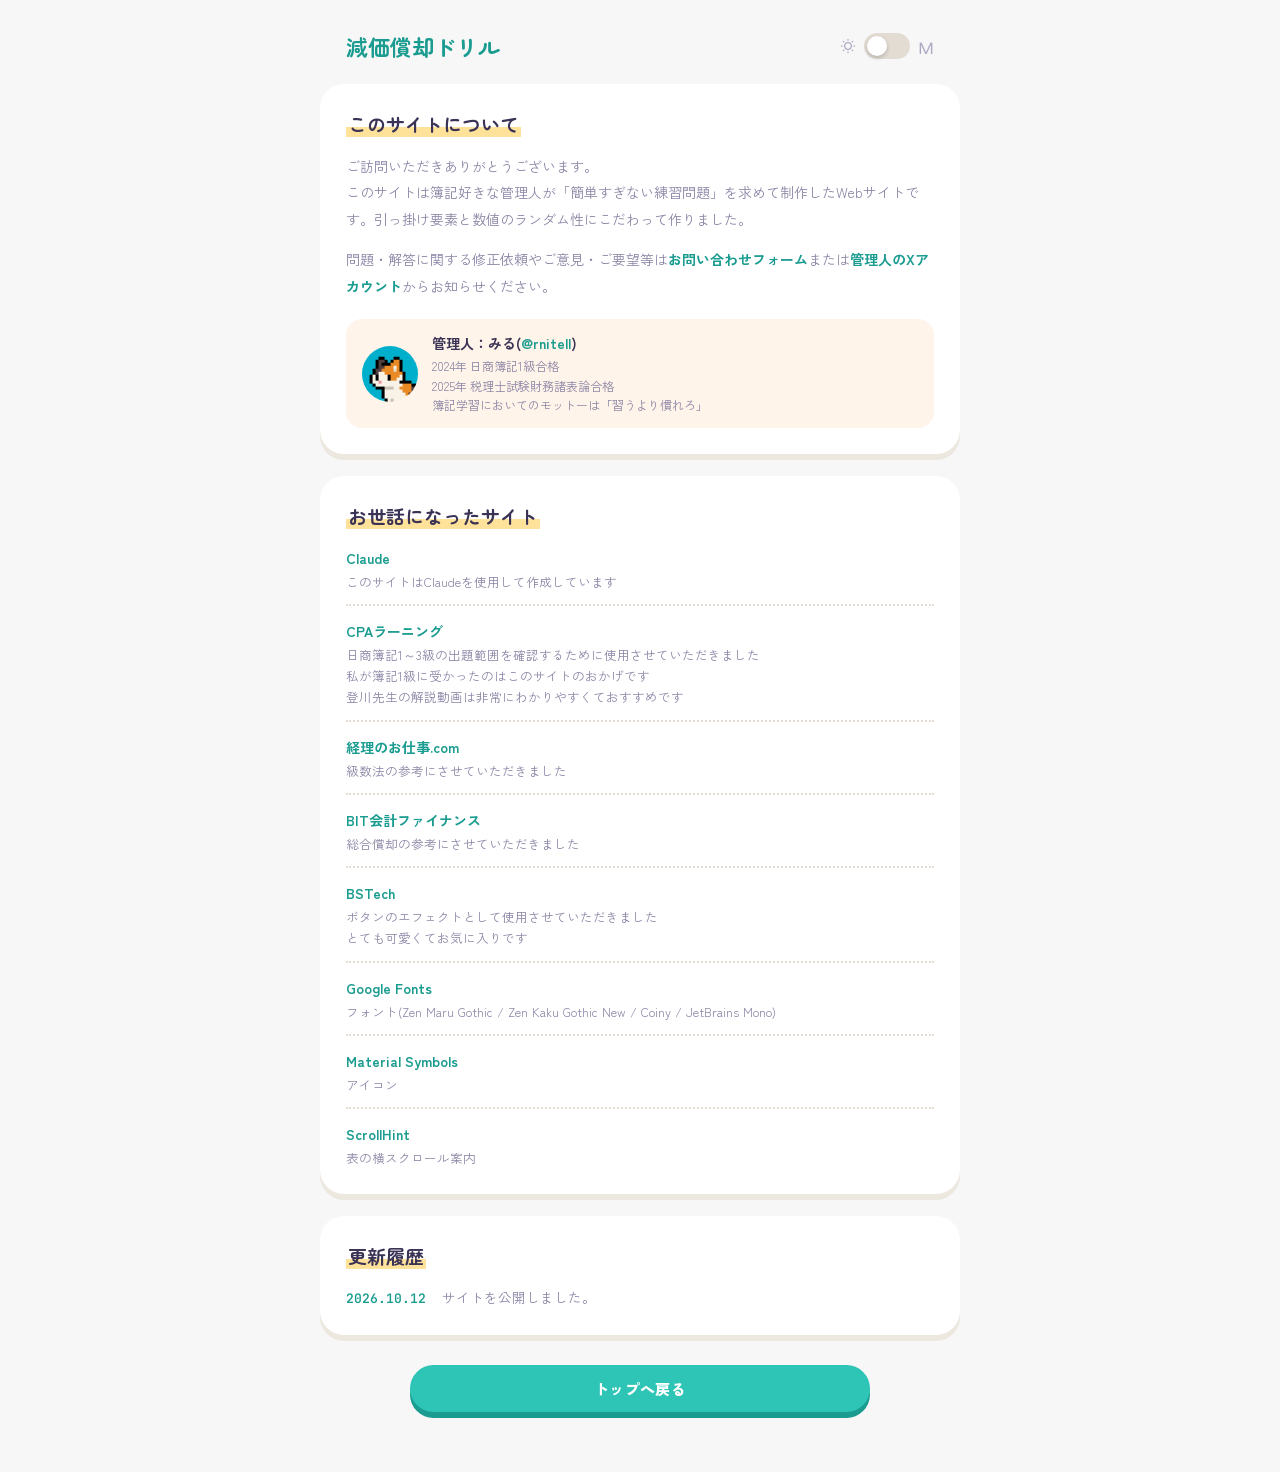
<file: about.html>
<!DOCTYPE html>
<html lang="ja">
<head>
<!-- Google tag (gtag.js) -->
<script async src="https://www.googletagmanager.com/gtag/js?id=G-4BLEDBHZ8G"></script>
<script>
  window.dataLayer = window.dataLayer || [];
  function gtag(){dataLayer.push(arguments);}
  gtag('js', new Date());

  gtag('config', 'G-4BLEDBHZ8G');
</script>
<meta charset="UTF-8">
<meta name="viewport" content="width=device-width, initial-scale=1.0">
<title>このサイトについて | 減価償却ドリル</title>
<meta name="description" content="減価償却ドリルの紹介、管理人プロフィール、お世話になったサイト、更新履歴を掲載しています。">
<link rel="canonical" href="https://rnitell.github.io/DepreciationPractice/about.html">
<meta property="og:type" content="website">
<meta property="og:site_name" content="減価償却ドリル">
<meta property="og:title" content="このサイトについて | 減価償却ドリル">
<meta property="og:description" content="減価償却ドリルの紹介、管理人プロフィール、お世話になったサイト、更新履歴を掲載しています。">
<meta property="og:url" content="https://rnitell.github.io/DepreciationPractice/about.html">
<meta property="og:image" content="https://rnitell.github.io/DepreciationPractice/images/ogp_v2.png">
<meta property="og:image:width" content="1200">
<meta property="og:image:height" content="630">
<meta property="og:image:alt" content="減価償却ドリル">
<meta property="og:locale" content="ja_JP">
<meta name="twitter:card" content="summary_large_image">
<meta name="twitter:site" content="@rnitell">
<link rel="icon" type="image/svg+xml" href="images/favicon.svg">
<link rel="apple-touch-icon" href="images/apple-touch-icon.png">
<link rel="manifest" href="manifest.json">
<meta name="theme-color" content="#1B9C90">
<script>
(function () {
  var root = document.documentElement;
  root.classList.add('fonts-loading');
  try { if (localStorage.getItem('depreDarkMode') === '1') root.classList.add('dark-bg'); } catch (e) {}
})();
</script>
<link rel="preconnect" href="https://fonts.googleapis.com">
<link rel="preconnect" href="https://fonts.gstatic.com" crossorigin>
<link rel="stylesheet" href="https://fonts.googleapis.com/css2?family=Coiny&family=Zen+Maru+Gothic:wght@500;700;900&family=Zen+Kaku+Gothic+New:wght@400;500;700;900&family=JetBrains+Mono:wght@500;600;700&display=swap">
<link rel="stylesheet" href="https://fonts.googleapis.com/css2?family=Material+Symbols+Rounded:opsz,wght,FILL,GRAD@24,500,1,0&icon_names=close,error,info,kid_star,local_fire_department,moon_stars,print,psychiatry,refresh,settings,wb_sunny&display=block">
<link rel="stylesheet" href="depreciation-practice.css?v=20261013">
</head>
<body>

<div class="depre-app" id="aboutApp">
  <div class="depre-wrap">
    <div class="about-head">
      <a class="depre-title-sm" href="index.html">減価償却ドリル</a>
      <label class="dark-mode-toggle" id="darkModeToggle">
        <span class="toggle-icon sun">wb_sunny</span>
        <input type="checkbox" id="darkModeCheckbox">
        <span class="dark-toggle-track"><span class="dark-toggle-thumb"></span></span>
        <span class="toggle-icon moon">moon_stars</span>
      </label>
    </div>

    <!-- ========== このサイトについて ========== -->
    <section class="depre-card about-card">
      <h1 class="about-title"><span class="about-title-marker">このサイトについて</span></h1>
      <p class="about-text">
        ご訪問いただきありがとうございます。<br>
        このサイトは簿記好きな管理人が「簡単すぎない練習問題」を求めて制作したWebサイトです。引っ掛け要素と数値のランダム性にこだわって作りました。
      </p>
      <p class="about-text">
        問題・解答に関する修正依頼やご意見・ご要望等は<a href="https://docs.google.com/forms/d/e/1FAIpQLScCEm_oxqjb2fnk4E5-ko0RU8uBDGzriEG1r4G6XmYSlHN_Rw/viewform?usp=publish-editor" target="_blank" rel="noopener noreferrer">お問い合わせフォーム</a>または<a href="https://x.com/rnitell" target="_blank" rel="noopener noreferrer">管理人のXアカウント</a>からお知らせください。
      </p>
      <div class="about-admin">
        <a class="about-admin-icon" href="https://x.com/rnitell" target="_blank" rel="noopener noreferrer" aria-label="管理人のXアカウント"></a>
        <div class="about-admin-text">
          <div class="about-admin-name">管理人：みる(<a href="https://x.com/rnitell" target="_blank" rel="noopener noreferrer">@rnitell</a>)</div>
          <div class="about-admin-bio">
            2024年 日商簿記1級合格<br>
            2025年 税理士試験財務諸表論合格<br>
            簿記学習においてのモットーは「習うより慣れろ」
          </div>
        </div>
      </div>
    </section>

    <!-- ========== お世話になったサイト ==========
         1件につき <li> を1つ追加します。
         <li>
           <a href="URL" target="_blank" rel="noopener noreferrer">サイト名</a>
           <span class="about-link-note">ひとことコメント</span>
         </li>
    -->
    <section class="depre-card about-card">
      <h2 class="about-title"><span class="about-title-marker">お世話になったサイト</span></h2>
      <ul class="about-links">
        <li>
          <a href="https://claude.ai" target="_blank" rel="noopener noreferrer">Claude</a>
          <span class="about-link-note">このサイトはClaudeを使用して作成しています</span>
        </li>
        <li>
          <a href="https://www.cpa-learning.com/" target="_blank" rel="noopener noreferrer">CPAラーニング</a>
          <span class="about-link-note">日商簿記1～3級の出題範囲を確認するために使用させていただきました<br>私が簿記1級に受かったのはこのサイトのおかげです<br>登川先生の解説動画は非常にわかりやすくておすすめです</span>
        </li>
        <li>
          <a href="https://keirinooshigoto.com/1388" target="_blank" rel="noopener noreferrer">経理のお仕事.com</a>
          <span class="about-link-note">級数法の参考にさせていただきました</span>
        </li>
        <li>
          <a href="https://bit-living.com/boki-sougoushoukyaku/" target="_blank" rel="noopener noreferrer">BIT会計ファイナンス</a>
          <span class="about-link-note">総合償却の参考にさせていただきました</span>
        </li>
        <li>
          <a href="https://tech.bstinc.co.jp/code-snippet-button-particle" target="_blank" rel="noopener noreferrer">BSTech</a>
          <span class="about-link-note">ボタンのエフェクトとして使用させていただきました<br>とても可愛くてお気に入りです</span>
        </li>
        <li>
          <a href="https://fonts.google.com/" target="_blank" rel="noopener noreferrer">Google Fonts</a>
          <span class="about-link-note">フォント(Zen Maru Gothic / Zen Kaku Gothic New / Coiny / JetBrains Mono)</span>
        </li>
        <li>
          <a href="https://fonts.google.com/icons" target="_blank" rel="noopener noreferrer">Material Symbols</a>
          <span class="about-link-note">アイコン</span>
        </li>
        <li>
          <a href="https://appleple.github.io/scroll-hint/" target="_blank" rel="noopener noreferrer">ScrollHint</a>
          <span class="about-link-note">表の横スクロール案内</span>
        </li>
      </ul>
    </section>

    <!-- ========== 更新履歴 ==========
         新しいものを上に追加します。
         <li>
           <time datetime="2026-01-31">2026.01.31</time>
           <span class="about-history-body">更新内容</span>
         </li>
    -->
    <section class="depre-card about-card">
      <h2 class="about-title"><span class="about-title-marker">更新履歴</span></h2>
      <ul class="about-history">
        <li>
          <time datetime="2026-10-12">2026.10.12</time>
          <span class="about-history-body">サイトを公開しました。</span>
        </li>
      </ul>
    </section>

    <a class="depre-btn start-btn about-back" href="index.html">トップへ戻る</a>
  </div>
</div>

<script>
(function () {
  var root = document.documentElement;

  /* ダークモード(トップページと設定を共有) */
  var app = document.getElementById('aboutApp');
  var checkbox = document.getElementById('darkModeCheckbox');
  function applyDarkMode(isDark) {
    app.classList.toggle('dark-mode', isDark);
    root.classList.toggle('dark-bg', isDark);
    checkbox.checked = isDark;
  }
  var saved = false;
  try { saved = localStorage.getItem('depreDarkMode') === '1'; } catch (e) {}
  applyDarkMode(saved);
  checkbox.addEventListener('change', function () {
    applyDarkMode(checkbox.checked);
    try { localStorage.setItem('depreDarkMode', checkbox.checked ? '1' : '0'); } catch (e) {}
  });

  /* フォント読み込み完了後にフェードイン */
  var shown = false;
  function reveal() {
    if (shown) return;
    shown = true;
    root.classList.remove('fonts-loading');
  }
  // 回線が遅い場合でも、最大1秒で表示する
  setTimeout(reveal, 1000);
  if (!document.fonts || !document.fonts.load) { reveal(); return; }
  var sample = '減価償却ドリルこのサイトについてお世話になった更新履歴管理人トップへ戻る';
  Promise.all([
    document.fonts.load('700 1em "Zen Maru Gothic"', sample),
    document.fonts.load('400 1em "Zen Kaku Gothic New"', sample),
    document.fonts.load('700 1em "Zen Kaku Gothic New"', sample),
    document.fonts.load('24px "Material Symbols Rounded"', 'wb_sunny')
  ]).then(function () { return document.fonts.ready; })
    .then(reveal, reveal);
})();
</script>
</body>
</html>
</file>
<file: depreciation-practice.css>
/* フォント読み込み中は画面を隠し、読み込み完了後にフェードインする */
html { background: #F7F7F7; }
html.dark-bg { background: #091818; }
html.fonts-loading body { opacity: 0; }
html.fonts-loading .start-title-card { animation-play-state: paused; }
body { transition: opacity 0.45s ease; }

html, body { margin: 0; padding: 0; }

.depre-app * { box-sizing: border-box; }

.depre-app {
  --bg: #FFF6E8;
  --surface: #FFFFFF;
  --surface-alt: #FFF4E9;
  --border: #FFFFFF;
  --text: #3A3355;
  --text-soft: #8C86A6;
  --primary: #FF8A3D;
  --primary-deep: #E56F1F;
  --primary-soft: #FFEAD5;
  --green: #17B978;
  --green-deep: #0E9761;
  --green-soft: #DFFBEE;
  --red: #FF5D8F;
  --red-deep: #E0407A;
  --red-soft: #FFE3EC;
  --success: #17B978;
  --success-soft: #DFFBEE;
  --danger: #FF5D8F;
  --danger-soft: #FFE3EC;
  --shadow: rgba(60, 70, 90, 0.12);
  --diff-easy: #3DDC97;
  --diff-easy-deep: #1FAE72;
  --diff-normal: #FFB627;
  --diff-normal-deep: #E89A0C;
  --diff-hard: #FF5D8F;
  --diff-hard-deep: #E0407A;
  --yellow: #FFC93C;
  --teal: #2EC4B6;
  --teal-deep: #1FA396;

  font-family: 'Zen Kaku Gothic New', sans-serif;
  color: var(--text);
  background: #F7F7F7;
  padding: 26px 18px 60px;
  min-height: 100vh;
}

.depre-wrap { max-width: 640px; margin: 0 auto; }
.depre-wrap.print-mode { max-width: 720px; }

/* ---------- Compact quiz header ---------- */
.depre-head {
  display: flex;
  justify-content: space-between;
  align-items: center;
  gap: 16px;
  margin-bottom: 18px;
  padding: 4px 29px;
}

.depre-title-sm {
  font-family: 'Zen Maru Gothic', sans-serif;
  font-weight: 700;
  font-size: 22px;
  color: #1B9C90;
  cursor: pointer;
}

.depre-score { font-family: 'JetBrains Mono', monospace; text-align: right; }
.depre-score .label { font-family: 'Zen Kaku Gothic New', sans-serif; font-size: 11px; color: var(--text-soft); letter-spacing: 0.08em; }
.depre-score .nums { font-size: 22px; font-weight: 700; color: #1B9C90; }
.depre-score .nums span.total { color: var(--text-soft); font-size: 15px; font-weight: 500; }
.depre-score .batch-total { display: none; font-family: 'Zen Kaku Gothic New', sans-serif; font-size: 13px; font-weight: 700; color: var(--text-soft); }
.depre-score .batch-total #batchTotalCount { font-family: 'JetBrains Mono', monospace; font-size: 22px; color: #1B9C90; }
.depre-head.is-batch .depre-score .label, .depre-head.is-batch .depre-score .nums { display: none; }
.depre-head.is-batch .depre-score .batch-total { display: flex; align-items: baseline; justify-content: flex-end; gap: 8px; }

/* ---------- Start (top) page ---------- */
.depre-start {
  position: relative;
  text-align: center;
  padding: 13vh 20px 30px;
  min-height: 72vh;
  display: flex;
  flex-direction: column;
  align-items: center;
  justify-content: center;
}

.dark-mode-toggle {
  position: absolute;
  top: 0;
  right: 0;
  display: flex;
  align-items: center;
  gap: 8px;
  cursor: pointer;
  z-index: 5;
}
.dark-mode-toggle .toggle-icon { font-family: 'Material Symbols Rounded'; font-size: 16px; line-height: 1; user-select: none; color: #ADA8C4; }
.dark-mode-toggle input { display: none; }
.dark-toggle-track {
  position: relative;
  width: 46px;
  height: 26px;
  background: #E2DCD3;
  border-radius: 999px;
  transition: background 0.25s ease;
  flex-shrink: 0;
}
.dark-toggle-thumb {
  position: absolute;
  top: 3px;
  left: 3px;
  width: 20px;
  height: 20px;
  border-radius: 50%;
  background: #FFFFFF;
  box-shadow: 0 2px 4px rgba(0,0,0,0.2);
  transition: transform 0.25s cubic-bezier(.34,1.56,.64,1);
}
.dark-mode-toggle input:checked + .dark-toggle-track { background: var(--teal-deep, #1FA396); }
.dark-mode-toggle input:checked + .dark-toggle-track .dark-toggle-thumb { transform: translateX(20px); }

.info-btn {
  position: absolute;
  top: 0;
  left: 0;
  width: 36px;
  height: 36px;
  border: none;
  border-radius: 50%;
  background: transparent;
  color: #ADA8C4;
  display: flex;
  align-items: center;
  justify-content: center;
  cursor: pointer;
  z-index: 5;
  padding: 0;
}
.info-btn .toggle-icon { font-family: 'Material Symbols Rounded'; font-size: 22px; line-height: 1; user-select: none; }
.depre-app.dark-mode .info-btn { color: #ADA8C4; }

.info-btn { text-decoration: none; }

/* ---------- このサイトについて(about.html) ---------- */
.about-head {
  display: flex;
  justify-content: space-between;
  align-items: center;
  gap: 16px;
  margin-bottom: 18px;
  padding: 4px 26px;
}
.about-head .depre-title-sm { text-decoration: none; white-space: nowrap; }
.about-head .dark-mode-toggle { position: static; }
.about-head .dark-mode-toggle .toggle-icon { display: inline-block; width: 16px; overflow: hidden; white-space: nowrap; }
.about-card { margin-bottom: 22px; }
.about-title {
  font-family: 'Zen Maru Gothic', sans-serif;
  font-weight: 700;
  font-size: 19px;
  line-height: 1.5;
  color: var(--text, #3A3355);
  margin: 0 0 14px;
}
.about-title-marker {
  background: linear-gradient(transparent 62%, rgba(255, 210, 100, 0.65) 62%);
  padding: 0 2px;
}
.depre-app.dark-mode .about-title-marker { background: linear-gradient(transparent 62%, rgba(180, 140, 40, 0.5) 62%); }
.about-text {
  font-size: 14px;
  line-height: 1.9;
  color: var(--text-soft, #8C86A6);
  margin: 0 0 14px;
}
.about-card a { color: #1B9C90; font-weight: 700; text-decoration: none; }
.about-card a:hover { text-decoration: underline; }
.depre-app.dark-mode .about-card a { color: #17B0A0; }
.about-admin {
  display: flex;
  align-items: center;
  gap: 14px;
  background: var(--surface-alt, #FFF4E9);
  border-radius: 16px;
  padding: 14px 16px;
  margin-top: 20px;
}
.about-admin-icon {
  display: block;
  width: 56px;
  height: 56px;
  border-radius: 50%;
  background: #E2DCD3 url('images/admin-icon.png') center/cover no-repeat;
  flex-shrink: 0;
}
.about-admin-name {
  font-weight: 700;
  font-size: 14px;
  color: var(--text, #3A3355);
  margin-bottom: 3px;
}
.about-admin-bio {
  font-size: 12px;
  color: var(--text-soft, #8C86A6);
  line-height: 1.6;
}
.about-links, .about-history { list-style: none; margin: 0; padding: 0; }
.about-links li, .about-history li { padding: 12px 0; border-top: 2px dotted #E2DCD3; }
.about-links li:first-child, .about-history li:first-child { border-top: none; padding-top: 0; }
.about-links li:last-child, .about-history li:last-child { padding-bottom: 0; }
.depre-app.dark-mode .about-links li, .depre-app.dark-mode .about-history li { border-top-color: #3A5153; }
.about-links a { display: inline-block; font-size: 14px; }
.about-link-note {
  display: block;
  font-size: 12.5px;
  line-height: 1.7;
  color: var(--text-soft, #8C86A6);
  margin-top: 2px;
}
.about-history li { display: flex; align-items: baseline; gap: 16px; }
.about-history time {
  font-family: 'JetBrains Mono', monospace;
  font-weight: 600;
  font-size: 13px;
  color: #1B9C90;
  flex-shrink: 0;
}
.depre-app.dark-mode .about-history time { color: #17B0A0; }
.about-history-body {
  font-size: 13.5px;
  line-height: 1.8;
  color: var(--text-soft, #8C86A6);
}
.about-back {
  display: block;
  margin: 30px auto 0;
  text-align: center;
  text-decoration: none;
}
@media (max-width: 420px) {
  .about-head { padding: 4px 8px; }
  .about-history li { flex-direction: column; gap: 2px; }
}

.start-title-card {
  position: relative;
  margin-bottom: 34px;
  max-width: 340px;
  animation: title-pop 0.55s cubic-bezier(.34, 1.56, .64, 1);
}

.start-title {
  font-family: 'Zen Maru Gothic', sans-serif;
  font-weight: 700;
  font-size: 34px;
  line-height: 1.55;
  letter-spacing: 0.02em;
}

.title-line { color: #1B9C90; }
.title-sub { font-size: 0.6em; }
.title-mark { font-size: 0.7em; }

.title-sparkle {
  position: absolute;
  font-size: 26px;
  animation: sparkle-float 2.2s ease-in-out infinite;
}
.title-sparkle.a { top: -16px; left: -14px; animation-delay: 0s; }
.title-sparkle.b { top: -20px; right: 26%; animation-delay: 0.3s; }
.title-sparkle.c { bottom: -16px; right: -14px; animation-delay: 0.6s; }

@keyframes sparkle-float {
  0%, 100% { transform: translateY(0) rotate(0deg); }
  50% { transform: translateY(-6px) rotate(15deg); }
}

@keyframes title-pop {
  0% { transform: scale(0.7); opacity: 0; }
  60% { transform: scale(1.06); opacity: 1; }
  100% { transform: scale(1); }
}

.diff-row { display: flex; flex-direction: row; flex-wrap: wrap; row-gap: 16px; column-gap: 10px; width: 100%; max-width: 460px; margin-bottom: 16px; justify-content: center; }
@media (max-width: 480px) {
  .diff-row { display: grid; grid-template-columns: 1fr 1fr; }
  .diff-card { width: 100%; }
}

.diff-card { min-width: 90px; }

.diff-card {
  flex: 1;
  display: flex;
  flex-direction: column;
  align-items: center;
  border: none;
  border-radius: 20px;
  padding: 18px 6px;
  cursor: pointer;
  background: #FFFFFF;
  box-shadow: 0 6px 0 #ECE7DF;
  transition: transform 0.12s ease;
  text-align: center;
}

.diff-card input { display: none; }
.diff-emoji { font-family: 'Material Symbols Rounded'; font-size: 32px; line-height: 1; margin-bottom: 6px; }
.diff-name { font-family: 'Coiny', 'Zen Maru Gothic', sans-serif; font-weight: 400; font-size: 17px; letter-spacing: 0.06em; text-transform: uppercase; color: #6B6485; margin-bottom: 2px; }

.custom-panel {
  display: block;
  width: 100%;
  max-width: 460px;
  margin-top: 0;
  margin-bottom: 0;
  background: #FFFFFF;
  border: none;
  border-radius: 16px;
  padding: 0 20px;
  max-height: 0;
  opacity: 0;
  overflow: hidden;
  transform: scaleY(0.6);
  transform-origin: top center;
  transition: max-height 0.5s cubic-bezier(0.65, 0, 0.35, 1), opacity 0.35s ease, transform 0.5s cubic-bezier(0.65, 0, 0.35, 1), padding 0.5s ease, margin 0.5s ease;
}
.custom-panel.show {
  max-height: 900px;
  opacity: 1;
  padding: 18px 20px;
  margin-top: 0;
  margin-bottom: 10px;
  transform: scaleY(1);
}
.custom-level-heading {
  grid-column: 1 / -1;
  display: flex;
  align-items: center;
  gap: 8px;
  margin: 12px 0 6px;
}
.custom-level-heading:first-child { margin-top: 4px; }
.custom-level-heading::after {
  content: "";
  flex: 1;
  height: 0;
  border-top: 2px dotted #ECE7DF;
}
.custom-level-heading .heading-text {
  font-family: 'Zen Maru Gothic', sans-serif;
  font-weight: 900;
  font-size: 16px;
  color: var(--primary-deep);
  letter-spacing: 0.04em;
  white-space: nowrap;
  position: relative;
  top: -1px;
}
.custom-level-checkbox { position: relative; display: flex; align-items: center; cursor: pointer; flex-shrink: 0; }
.custom-level-checkbox input { position: absolute; opacity: 0; width: 0; height: 0; }
.custom-level-checkbox .cute-box-sm {
  width: 20px;
  height: 20px;
  flex-shrink: 0;
  border-radius: 8px;
  background: #fff;
  border: 2.5px solid #D6DCE8;
  display: flex;
  align-items: center;
  justify-content: center;
  transition: all 0.15s cubic-bezier(.34, 1.56, .64, 1);
}
.custom-level-checkbox .cute-box-sm::after {
  content: "";
  width: 10px;
  height: 5px;
  border-left: 3px solid #fff;
  border-bottom: 3px solid #fff;
  transform: rotate(-45deg) scale(0);
  transition: transform 0.15s cubic-bezier(.34, 1.56, .64, 1);
  margin-top: -2px;
}
.custom-level-checkbox input:checked + .cute-box-sm {
  background: var(--primary);
  border-color: var(--primary-deep);
  transform: scale(1.08);
}
.custom-level-checkbox input:checked + .cute-box-sm::after { transform: rotate(-45deg) scale(1); }
.custom-level-checkbox input:indeterminate + .cute-box-sm {
  background: var(--primary-soft);
  border-color: var(--primary);
}
.custom-level-checkbox input:indeterminate + .cute-box-sm::after {
  content: "";
  width: 12px;
  height: 1px;
  border-left: none;
  border-bottom: 3px solid var(--primary-deep);
  transform: none;
  margin-top: 0;
}
.custom-level-group {
  display: grid;
  grid-template-columns: 1fr 1fr;
  gap: 6px 14px;
  padding-bottom: 6px;
}


.custom-row { display: flex; align-items: flex-start; gap: 8px; font-size: clamp(11px, 2.857vw + 1.857px, 13px); font-weight: 700; color: #6B6485; cursor: pointer; padding: 4px 0; }
.custom-row .cute-box { margin-top: -1.6px; }
.custom-row > span:last-child { flex: 1; min-width: 0; line-height: 1.4; text-align: left; }
.custom-row input { position: absolute; opacity: 0; width: 0; height: 0; }
.custom-row .cute-box {
  width: 20px;
  height: 20px;
  flex-shrink: 0;
  border-radius: 8px;
  background: #fff;
  border: 2.5px solid #D6DCE8;
  display: flex;
  align-items: center;
  justify-content: center;
  transition: all 0.15s cubic-bezier(.34, 1.56, .64, 1);
}
.custom-row .cute-box::after {
  content: "";
  width: 10px;
  height: 5px;
  border-left: 3px solid #fff;
  border-bottom: 3px solid #fff;
  transform: rotate(-45deg) scale(0);
  transition: transform 0.15s cubic-bezier(.34, 1.56, .64, 1);
  margin-top: -2px;
}
.custom-row input:checked + .cute-box {
  background: var(--primary);
  border-color: var(--primary-deep);
  transform: scale(1.08);
}
.custom-row input:checked + .cute-box::after { transform: rotate(-45deg) scale(1); }
.custom-row:hover .cute-box { border-color: var(--primary); }

.diff-desc { font-size: 10.5px; color: #6B6485; line-height: 1.6; }

/* ---------- 出題オプション ---------- */
.option-panel { width: 100%; max-width: 460px; box-sizing: border-box; background: #FFFFFF; border-radius: 16px; padding: 0 16px; margin-bottom: 10px; text-align: left; }
.option-toggle { position: relative; display: flex; flex-wrap: wrap; align-items: baseline; column-gap: 8px; row-gap: 2px; width: 100%; padding: 14px 18px 14px 0; background: none; border: none; font: inherit; text-align: left; cursor: pointer; -webkit-tap-highlight-color: transparent; }
.option-toggle:focus-visible { outline: 3px solid var(--yellow); outline-offset: 2px; border-radius: 8px; }
.option-title { font-family: 'Zen Maru Gothic', sans-serif; font-weight: 700; font-size: 14px; color: #6B6485; white-space: nowrap; }
.option-summary { font-size: clamp(10px, 2vw + 3.2px, 11px); font-weight: 500; color: var(--text-soft); }
.option-chevron { position: absolute; right: 1px; top: 50%; width: 8px; height: 8px; border-right: 2.5px solid #B7B0C2; border-bottom: 2.5px solid #B7B0C2; transform: translateY(-70%) rotate(45deg); transition: transform 0.5s cubic-bezier(0.65, 0, 0.35, 1); }
.option-panel.open .option-chevron { transform: translateY(-30%) rotate(-135deg); }
.option-body { display: grid; grid-template-rows: 0fr; opacity: 0; visibility: hidden; transition: grid-template-rows 0.5s cubic-bezier(0.65, 0, 0.35, 1), opacity 0.35s ease, visibility 0s linear 0.5s; }
.option-panel.open .option-body { grid-template-rows: 1fr; opacity: 1; visibility: visible; transition: grid-template-rows 0.5s cubic-bezier(0.65, 0, 0.35, 1), opacity 0.35s ease, visibility 0s linear 0s; }
.option-body-inner { overflow: hidden; min-height: 0; }
.option-body-inner > .option-count { margin-top: 2px; }
.option-body-inner > :last-child { margin-bottom: 14px; }
.option-count { margin-bottom: 8px; }
.option-count-head { display: flex; justify-content: space-between; align-items: baseline; margin-bottom: 6px; }
.option-label { font-size: 13px; font-weight: 700; color: #6B6485; }
.option-count-value { font-size: 13px; font-weight: 700; color: var(--primary-deep); }
.option-count-value #questionCountValue { font-family: 'JetBrains Mono', monospace; font-size: 17px; margin-right: 2px; }
.depre-app { --range-fill: var(--primary); --range-track: #E2DCD3; }
.depre-app.dark-mode { --range-fill: var(--primary-muted); --range-track: #3A5153; }
.option-range { -webkit-appearance: none; appearance: none; width: 100%; height: 8px; border-radius: 999px; background: #E2DCD3; outline: none; margin: 8px 0; cursor: pointer; }
.option-range::-webkit-slider-thumb { -webkit-appearance: none; appearance: none; width: 22px; height: 22px; border-radius: 50%; background: #FFFFFF; border: 3px solid var(--primary); box-shadow: 0 2px 0 var(--primary-deep); cursor: pointer; }
.option-range::-moz-range-thumb { width: 16px; height: 16px; border-radius: 50%; background: #FFFFFF; border: 3px solid var(--primary); box-shadow: 0 2px 0 var(--primary-deep); cursor: pointer; }
.option-range:focus-visible::-webkit-slider-thumb { outline: 3px solid var(--yellow); outline-offset: 2px; }
.option-row { margin-top: 2px; }
.option-note { display: block; font-size: 11px; font-weight: 500; color: var(--text-soft); margin-top: 2px; }
.depre-app.dark-mode .option-note { color: #93A8AA; }

/* ---------- まとめて出題 ---------- */
.batch-item + .batch-item { margin-top: 26px; padding-top: 22px; border-top: 2px dotted #E2DCD3; }
.batch-item .depre-qno { border-bottom: none; padding-bottom: 0; margin-bottom: 10px; }
.batch-grade-btn { width: 100%; margin-top: 30px; }

.diff-card.active { transform: translateY(2px); }
.diff-card[data-diff="easy"] .diff-emoji { background: linear-gradient(135deg, #6EE7B7, #1FAE72); -webkit-background-clip: text; background-clip: text; color: transparent; }
.diff-card[data-diff="normal"] .diff-emoji { background: linear-gradient(135deg, #FFD97A, #E89A0C); -webkit-background-clip: text; background-clip: text; color: transparent; }
.diff-card[data-diff="hard"] .diff-emoji { background: linear-gradient(to top, #FFD93C, #FF8A3D, #E63946); -webkit-background-clip: text; background-clip: text; color: transparent; }
.diff-card[data-diff="custom"] .diff-emoji { background: linear-gradient(135deg, #C9C4DC, #8C86A6); -webkit-background-clip: text; background-clip: text; color: transparent; }
.diff-card.active[data-diff="easy"] { background: var(--diff-easy); border-color: var(--diff-easy-deep); box-shadow: 0 6px 0 var(--diff-easy-deep); }
.diff-card.active[data-diff="easy"] .diff-name, .diff-card.active[data-diff="easy"] .diff-desc { color: #fff; }
.diff-card.active[data-diff="easy"] .diff-emoji { background: none; -webkit-background-clip: initial; background-clip: initial; color: #fff; }
.diff-card.active[data-diff="normal"] { background: var(--diff-normal); border-color: var(--diff-normal-deep); box-shadow: 0 6px 0 var(--diff-normal-deep); }
.diff-card.active[data-diff="normal"] .diff-name, .diff-card.active[data-diff="normal"] .diff-desc { color: #fff; }
.diff-card.active[data-diff="normal"] .diff-emoji { background: none; -webkit-background-clip: initial; background-clip: initial; color: #fff; }
.diff-card.active[data-diff="hard"] { background: var(--diff-hard); border-color: var(--diff-hard-deep); box-shadow: 0 6px 0 var(--diff-hard-deep); }
.diff-card.active[data-diff="hard"] .diff-name, .diff-card.active[data-diff="hard"] .diff-desc { color: #fff; }
.diff-card.active[data-diff="hard"] .diff-emoji { background: none; -webkit-background-clip: initial; background-clip: initial; color: #fff; }
.diff-card.active[data-diff="custom"] { background: var(--primary); border-color: var(--primary-deep); box-shadow: 0 6px 0 var(--primary-deep); }
.diff-card.active[data-diff="custom"] .diff-name, .diff-card.active[data-diff="custom"] .diff-desc { color: #fff; }
.diff-card.active[data-diff="custom"] .diff-emoji { background: none; -webkit-background-clip: initial; background-clip: initial; color: #fff; }


.depre-btn {
  font-family: 'Zen Kaku Gothic New', sans-serif;
  font-weight: 900;
  font-size: 15px;
  letter-spacing: 0.02em;
  border: none;
  background: var(--primary);
  color: #fff;
  padding: 13px 26px;
  border-radius: 999px;
  cursor: pointer;
  transition: transform 0.1s ease, box-shadow 0.1s ease;
  box-shadow: 0 6px 0 var(--primary-deep);
}

.depre-btn:hover { transform: translateY(1px); box-shadow: 0 6px 0 var(--primary-deep); }
.depre-btn:active { transform: translateY(5px); box-shadow: 0 1px 0 var(--primary-deep); }
.depre-btn.wide { width: 100%; }
.depre-btn:focus-visible { outline: 3px solid var(--yellow); outline-offset: 2px; }

.depre-btn.secondary { background: var(--teal); box-shadow: 0 6px 0 var(--teal-deep); }
.depre-btn.secondary:active { box-shadow: 0 1px 0 var(--teal-deep); }
.depre-btn.ghost { background: #F1EEFB; color: var(--text-soft); box-shadow: 0 6px 0 #DCD7EE; }
.depre-btn.ghost:active { box-shadow: 0 1px 0 #DCD7EE; }
.depre-btn.yellow { background: var(--diff-normal); color: #fff; box-shadow: 0 6px 0 var(--diff-normal-deep); }
.depre-btn.yellow:active { box-shadow: 0 1px 0 var(--diff-normal-deep); }
.depre-btn.pink { background: var(--diff-hard); color: #fff; box-shadow: 0 6px 0 var(--diff-hard-deep); }
.depre-btn.pink:active { box-shadow: 0 1px 0 var(--diff-hard-deep); }
.depre-btn:disabled { background: #F1EEE9; color: #B7B0C2; box-shadow: 0 6px 0 #E2DCD3; opacity: 1; cursor: default; transform: none; transition: none; }
.depre-btn:disabled:active { transform: none; box-shadow: 0 6px 0 #E2DCD3; }
.start-btn { position: relative; z-index: 2; background: #2EC4B6; color: #FFFFFF; box-shadow: 0 6px 0 #1B9C90; width: 100%; max-width: 460px; }
.start-btn:hover { background: #29B3A6; box-shadow: 0 5px 0 #1B9C90; }
.start-btn:active { box-shadow: 0 1px 0 #1B9C90; }
.start-btn:disabled { background: #F1EEE9; color: #B7B0C2; box-shadow: 0 6px 0 #E2DCD3; opacity: 1; }
.start-btn:disabled:hover { background: #F1EEE9; }

.btn-row { display: flex; gap: 10px; flex-wrap: nowrap; }
.btn-row .depre-btn { flex: 1; white-space: nowrap; font-size: clamp(9px, 2.857vw - 3.571px, 15px); padding: clamp(8px, 2vw - 3px, 13px) clamp(6px, 2.5vw - 3px, 26px); }
@media (max-width: 580px) {
  .btn-row { flex-direction: column; }
  .btn-row .depre-btn {
    font-size: 13px !important;
    padding: 12px 20px !important;
  }
}

.fade-out { animation: fadeOutDown 0.38s ease forwards; }
.fade-in { animation: fadeInUp 0.45s ease forwards; }
@keyframes fadeOutDown { to { opacity: 0; } }
@keyframes fadeInUp { from { opacity: 0; } to { opacity: 1; } }

.spark-particle {
  position: fixed;
  pointer-events: none;
  z-index: 1;
  left: 0;
  top: 0;
  will-change: transform, opacity;
  transform: translate(-50%, -50%);
}
/* Web Animations APIが使えないブラウザ向けの予備 */
.spark-particle.spark-css { animation: spark-fly 0.75s ease-in-out forwards; }
.spark-particle svg { display: block; overflow: visible; }
@keyframes spark-fly {
  0% { opacity: 1; transform: translate(-50%, -50%) scale(1) rotate(0deg); }
  100% { opacity: 0; transform: translate(calc(-50% + var(--dx)), calc(-50% + var(--dy))) scale(0.15) rotate(180deg); }
}

/* ---------- Problem card ---------- */
.depre-card, .depre-results {
  background: var(--surface);
  border: none;
  border-radius: 24px;
  box-shadow: 0 6px 0 #ECE7DF;
  padding: 26px;
}

.depre-qno {
  display: flex;
  align-items: center;
  gap: 8px;
  font-family: 'Zen Maru Gothic', sans-serif;
  font-weight: 700;
  font-size: 14px;
  color: var(--text-soft);
  margin-bottom: 16px;
  padding-bottom: 12px;
  border-bottom: 2px dotted #ECE7DF;
}

.depre-qno .q-of-total { font-family: 'Zen Kaku Gothic New', sans-serif; font-size: 11px; color: var(--text-soft); font-weight: 500; }

.depre-qno .type-tag { font-family: 'Zen Kaku Gothic New', sans-serif; font-weight: 700; font-size: 11.5px; border-radius: 999px; padding: 3px 13px; margin-left: auto; }
.type-tag.lv-3 { color: #fff; background: var(--diff-easy); }
.type-tag.lv-2 { color: #fff; background: var(--teal); }
.type-tag.lv-1 { color: #fff; background: var(--diff-hard); }
.type-tag.tag-reveal { animation: title-pop 0.55s cubic-bezier(.34, 1.56, .64, 1); }

.depre-question { font-size: 16px; line-height: 1.95; color: var(--text); }


.depre-answer-row { display: flex; align-items: center; gap: 10px; margin-top: 22px; flex-wrap: wrap; }
.depre-answer-row label { font-size: 13px; color: var(--text-soft); white-space: nowrap; }

.depre-input {
  font-family: 'JetBrains Mono', monospace;
  font-size: 18px;
  font-weight: 700;
  color: var(--text);
  background: var(--surface-alt);
  border: 2.5px solid #ECE7DF;
  border-radius: 14px;
  padding: 9px 12px;
  width: 180px;
  text-align: right;
}

.depre-input:focus-visible { outline: none; border-color: var(--primary); }
.depre-yen { font-size: 14px; color: var(--text-soft); }

/* ---------- Feedback ---------- */
.depre-feedback {
  margin-top: 0;
  max-height: 0;
  opacity: 0;
  overflow: hidden;
  transform: scaleY(0.7);
  transform-origin: top center;
  transition: max-height 0.5s cubic-bezier(0.65, 0, 0.35, 1), opacity 0.35s ease, transform 0.5s cubic-bezier(0.65, 0, 0.35, 1), margin-top 0.5s ease;
}
.depre-feedback.show {
  margin-top: 22px;
  max-height: 2000px;
  opacity: 1;
  transform: scaleY(1);
}
.depre-feedback.no-anim { transition: none !important; }

.depre-verdict { display: flex; align-items: center; gap: 14px; margin-bottom: 14px; }

.verdict-badge {
  width: 54px; height: 54px; border-radius: 50%;
  display: flex; align-items: center; justify-content: center;
  font-family: 'Zen Maru Gothic', sans-serif; font-weight: 900; font-size: 24px;
  flex-shrink: 0; transform: scale(0.6); opacity: 0;
  animation: pop-in 0.35s cubic-bezier(.34,1.56,.64,1) 0.25s forwards;
}

@keyframes pop-in { to { transform: scale(1); opacity: 1; } }

.verdict-badge.correct { background: var(--success-soft); color: var(--success); }
.verdict-badge.wrong { background: var(--danger-soft); color: var(--danger); }

.verdict-text { font-family: 'Zen Maru Gothic', sans-serif; font-weight: 900; font-size: 17px; }
.verdict-text.correct { color: var(--success); }
.verdict-text.wrong { color: var(--danger); }
.verdict-sub { font-size: 12.5px; color: var(--text-soft); margin-top: 2px; }

.depre-correction { font-size: 13.5px; color: var(--danger-deep, var(--danger)); background: var(--danger-soft); border-radius: 12px; padding: 8px 16px; margin-bottom: 14px; display: inline-block; font-weight: 700; }

.depre-explain { background: var(--surface-alt); border-radius: 16px; padding: 16px 18px; font-size: 13.5px; line-height: 1.9; color: var(--text-soft); }
.depre-explain .step { color: var(--text); }
.depre-explain .formula { font-family: 'JetBrains Mono', monospace; color: var(--primary-deep); font-weight: 700; }

.je-table { width: 100%; margin-top: 6px; border-collapse: collapse; font-family: 'JetBrains Mono', monospace; font-size: 12.5px; line-height: 1.4; }
.year-table-wrap { overflow-x: auto; margin: 8px 0; }
.group-dep-table-wrap { overflow-x: auto; margin: 8px 0; }
.soyd-table-wrap { overflow-x: auto; margin: 8px 0; }
.soyd-table { border-collapse: collapse; font-family: 'JetBrains Mono', monospace; font-size: 11px; width: 100%; white-space: nowrap; line-height: 2.0; }
.soyd-table td { border: 1px solid #E2DCD3; padding: 5px 6px; color: var(--text); text-align: right; background: #FFFFFF; }
.soyd-table td.soyd-year { font-weight: 700; background: #ede3d3; text-align: left; }
.soyd-table td.soyd-frac { text-align: center; }
.soyd-table td.soyd-head { font-weight: 700; background: #ede3d3; text-align: center; }
.soyd-table tr.soyd-current td { font-weight: 700; background: #FFD8AD; }
.depre-app.dark-mode .soyd-table td { border-color: #3A5153; background: #1E3336; }
.depre-app.dark-mode .soyd-table td.soyd-year,
.depre-app.dark-mode .soyd-table td.soyd-head { background: var(--surface-alt); }
.depre-app.dark-mode .soyd-table tr.soyd-current td { background: #3A2F1E; }
.group-dep-table { border-collapse: collapse; font-family: 'JetBrains Mono', monospace; font-size: 12px; width: 100%; line-height: 1.4; }
.group-dep-table td { border: 1px solid #E2DCD3; padding: 8px 8px; color: var(--text); text-align: right; background: #FFFFFF; }
.group-dep-table td.gd-name { text-align: left; white-space: nowrap; font-weight: 700; background: #ede3d3; }
.group-dep-table td.gd-head { font-weight: 700; background: #ede3d3; text-align: center; }
.group-dep-table td.gd-head.gd-name-head { text-align: left; }
.group-dep-table tr.gd-total td { font-weight: 700; background: #FFD8AD; }
.depre-app.dark-mode .group-dep-table td { border-color: #3A5153; background: #1E3336; }
.depre-app.dark-mode .group-dep-table td.gd-head,
.depre-app.dark-mode .group-dep-table td.gd-name { background: var(--surface-alt); }
.depre-app.dark-mode .group-dep-table tr.gd-total td { background: #3A2F1E; }

.sw-judge-table-wrap { overflow-x: auto; margin: 8px 0; }

.sw-judge-table { border-collapse: collapse; font-family: 'JetBrains Mono', monospace; font-size: 12px; width: 100%; line-height: 2.0; }
.sw-judge-table td { border: 1px solid #E2DCD3; padding: 8px 8px; color: var(--text); background: #FFFFFF; vertical-align: top; line-height: 1.4; }
.sw-judge-table td.sj-head { font-weight: 700; background: #ede3d3; text-align: center; }
.sw-judge-table td.sj-label { text-align: left; font-weight: 700; background: #FFFFFF; font-family: 'Zen Kaku Gothic New', sans-serif; }
.sw-judge-table td.sj-amt { text-align: right; }
.sw-judge-table td.sj-account { text-align: center; font-weight: 700; }
.sw-judge-table tr.sj-asset td.sj-amt, .sw-judge-table tr.sj-asset td.sj-account, .sw-judge-table tr.sj-asset td.sj-label { background: var(--green-soft); }
.sw-judge-table .sj-reason { font-size: 10px; color: var(--text-soft); margin-top: 2px; font-weight: 500; font-family: 'Zen Kaku Gothic New', sans-serif; line-height: 1.4; }
.depre-app.dark-mode .sw-judge-table td { border-color: #3A5153; background: #1E3336; }
.depre-app.dark-mode .sw-judge-table td.sj-head { background: var(--surface-alt); }
.depre-app.dark-mode .sw-judge-table tr.sj-asset td.sj-amt, .depre-app.dark-mode .sw-judge-table tr.sj-asset td.sj-account, .depre-app.dark-mode .sw-judge-table tr.sj-asset td.sj-label { background: #1F3D33; }
.year-table { border-collapse: collapse; font-family: 'JetBrains Mono', monospace; font-size: 11px; white-space: nowrap; line-height: 2.0; }
.year-table td { border: 1px solid #E2DCD3; padding: 5px 4px; color: var(--text); text-align: right; background: #FFFFFF; }
.year-table .yt-revised-tag { font-size: 9px; }
.year-table td.yt-impairment { color: var(--danger); font-weight: 700; }
.year-table tr.yt-current td { font-weight: 700; background: #FFD8AD; }
.depre-app.dark-mode .year-table tr.yt-current td { background: #3A2F1E; }
.year-table td.yt-label { font-weight: 700; background: #ede3d3; text-align: left; white-space: nowrap; }
.year-table td.yt-head { font-weight: 700; background: #ede3d3; text-align: center; }
.year-table td.yt-method { text-align: center; }
/* セル内で改行する表(連結未実現利益):改行した行どうしの間隔を詰める */
.year-table.yt-compact td { line-height: 1.3; padding: 7px 5px; }
.year-table td.yt-adopted-normal { color: var(--success); }
.year-table td.yt-adopted-revised { color: var(--danger); }
.depre-app.dark-mode .year-table td { border-color: #3A5153; background: #1E3336; }
.depre-app.dark-mode .year-table td.yt-label,
.depre-app.dark-mode .year-table td.yt-head { background: var(--surface-alt); }
.je-table td { border: 1px solid #D6DCE8; padding: 8px 10px; color: var(--text); }
.je-table .je-amt { text-align: right; }

.depre-foot-row { display: flex; justify-content: flex-end; gap: 10px; margin-top: 22px; }
#quitBtn { margin-right: auto; }
.depre-app.dark-mode #quitBtn:not(:disabled) { background: #2C4A4D; box-shadow: 0 6px 0 #192D30; }
.depre-app.dark-mode #quitBtn:not(:disabled):hover { box-shadow: 0 5px 0 #192D30; }
.depre-app.dark-mode #quitBtn:not(:disabled):active { box-shadow: 0 1px 0 #192D30; }

/* ---------- Results ---------- */
.results-score { font-family: 'Zen Maru Gothic', sans-serif; font-size: 28px; font-weight: 900; color: var(--primary-deep); text-align: center; }
.results-sub { font-size: 13px; color: var(--text-soft); margin-top: 2px; text-align: center; }

.result-grid { display: grid; grid-template-columns: repeat(5, 1fr); gap: 8px; margin: 20px 0; }
.result-cell { border-radius: 12px; padding: 8px 4px; text-align: center; }
.result-cell.ok { background: var(--success-soft); color: var(--success); }
.result-cell.ng { background: var(--danger-soft); color: var(--danger); }
.result-qno { display: block; font-size: 10.5px; color: var(--text-soft); }
.result-mark { display: block; font-size: 20px; font-weight: 900; }

.review-section { display: none; margin-top: 20px; }
.review-section.show { display: block; }

.review-item { border-top: 2px dotted #ECE7DF; padding: 16px 0; }
.review-item:first-of-type { border-top: none; }

.review-tag { display: inline-block; font-size: 11px; font-weight: 700; color: var(--primary-deep); background: var(--primary-soft); border-radius: 999px; padding: 3px 12px; margin-bottom: 8px; }
.review-tag.ok { color: var(--success); background: var(--success-soft); }
.review-tag.ng { color: var(--danger); background: var(--danger-soft); }
.review-q { font-size: 13.5px; line-height: 1.9; margin-bottom: 10px; color: var(--text); }

.answer-row-compare { display: flex; align-items: center; gap: 10px; flex-wrap: wrap; margin-bottom: 8px; }
.correct-answer-badge, .your-answer-badge { font-size: 11.5px; font-weight: 700; border-radius: 999px; padding: 4px 12px; }
.correct-answer-badge { color: var(--success); background: var(--success-soft); }
.your-answer-badge.ok { color: var(--success); background: var(--success-soft); }
.your-answer-badge.ng { color: var(--danger); background: var(--danger-soft); }

/* ---------- 論点別の成績 ---------- */
.topic-stats { margin-top: 22px; }
.topic-stats-title { font-family: 'Zen Maru Gothic', sans-serif; font-weight: 700; font-size: 13px; color: var(--text-soft); text-align: center; margin-bottom: 10px; }
.topic-stats-grid { display: grid; grid-template-columns: repeat(2, 1fr); gap: 8px; }
.topic-stat { display: flex; align-items: center; justify-content: space-between; gap: 10px; border-radius: 12px; padding: 8px 14px; font-size: 12.5px; font-weight: 700; }
.topic-stat-name { min-width: 0; }
.topic-stat-num { font-family: 'JetBrains Mono', monospace; font-size: 13px; white-space: nowrap; }
.topic-stat.ok { background: var(--success-soft); color: var(--success); }
.topic-stat.part { background: var(--primary-soft); color: var(--primary-deep); }
.topic-stat.ng { background: var(--danger-soft); color: var(--danger); }
@media (max-width: 420px) { .topic-stats-grid { grid-template-columns: 1fr; } }

/* ---------- この問題を報告する ---------- */
.report-row { text-align: right; margin-top: 8px; }
.report-link { display: inline-flex; align-items: center; gap: 3px; font-size: 12px; line-height: 1.5; color: var(--text-soft); text-decoration: none; border-bottom: 1px solid currentColor; padding-bottom: 1px; }
.report-icon { font-family: 'Material Symbols Rounded'; font-size: 15px; line-height: 1; width: 15px; flex-shrink: 0; overflow: hidden; white-space: nowrap; user-select: none; }
.report-link:hover { color: #1B9C90; }
.depre-app.dark-mode .report-link:hover { color: #17B0A0; }

/* ---------- 印刷用ページ ---------- */
.print-text-link {
  margin-top: 14px;
  background: none;
  border: none;
  color: var(--text-soft);
  font-family: 'Zen Kaku Gothic New', sans-serif;
  font-weight: 700;
  font-size: 13px;
  cursor: pointer;
  padding: 4px 8px;
  text-decoration: none;
}
/* 下線をアイコンの下までつなげるため、文字ではなく内側の枠に線を引く */
.print-text-inner { display: inline-flex; align-items: center; gap: 4px; line-height: 1.5; border-bottom: 1px solid currentColor; padding-bottom: 1px; }
.print-text-inner .btn-icon { margin-right: 0; vertical-align: baseline; width: 16px; flex-shrink: 0; overflow: hidden; white-space: nowrap; }
.print-text-link:disabled .print-text-inner { border-bottom-color: transparent; }
.print-text-link:hover { color: var(--primary); }
.print-text-link:disabled { color: #C9C4D6; text-decoration: none; cursor: default; }
.print-text-link:disabled:hover { color: #C9C4D6; }
.depre-app.dark-mode .print-text-link { color: var(--text-soft); }
.depre-app.dark-mode .print-text-link:hover { color: var(--primary-muted); }
.depre-app.dark-mode .print-text-link:disabled { color: #5A5570; text-decoration: none; }
.depre-app.dark-mode .print-text-link:disabled:hover { color: #5A5570; }
.btn-icon { font-family: 'Material Symbols Rounded'; font-size: 16px; line-height: 1; vertical-align: -3px; margin-right: 2px; }

.depre-print-page { max-width: 720px; margin: 0 auto; }

.print-toolbar {
  display: flex;
  justify-content: space-between;
  align-items: center;
  flex-wrap: wrap;
  gap: 12px;
  margin-bottom: 10px;
  padding: 4px 4px 10px;
}
.print-toolbar-right { display: flex; gap: 8px; flex-wrap: nowrap; flex: 1; }
.print-toolbar-left { display: flex; gap: 8px; flex-wrap: nowrap; flex: 1; }
@media (max-width: 380px) {
  .print-toolbar { flex-direction: column; align-items: stretch; }
  .print-toolbar-left, .print-toolbar-right { flex-direction: column; gap: 12px; }
  .print-toolbar-right .depre-btn, .print-toolbar-left .depre-btn, .print-toolbar > .depre-btn {
    font-size: 13px !important;
    padding: 12px 20px !important;
  }
  .print-toolbar-right .depre-btn .btn-icon, .print-toolbar-left .depre-btn .btn-icon, .print-toolbar > .depre-btn .btn-icon {
    font-size: 15px !important;
  }
}
.print-toolbar-right .depre-btn, .print-toolbar-left .depre-btn, .print-toolbar > .depre-btn { flex: 1; white-space: nowrap; font-size: clamp(9px, 6.38vw - 11.4px, 15px); padding: clamp(8px, 4vw - 3.8px, 13px) clamp(6px, 4vw - 3.8px, 26px); }
.print-toolbar-right .depre-btn .btn-icon, .print-toolbar-left .depre-btn .btn-icon, .print-toolbar > .depre-btn .btn-icon { font-size: clamp(9px, 6.5vw - 11.5px, 16px); }

.print-back-btn {
  background: #D4CFE6;
  color: #FFFFFF;
  box-shadow: 0 6px 0 #BAB2D2;
}
.print-back-btn:hover { background: #D4CFE6; box-shadow: 0 5px 0 #BAB2D2; }
.print-back-btn:active { box-shadow: 0 1px 0 #BAB2D2; }
.depre-app.dark-mode .print-back-btn { background: #2C4A4D; color: #FFFFFF; box-shadow: 0 6px 0 #192D30; }
.depre-app.dark-mode .print-back-btn:hover { background: #2C4A4D; box-shadow: 0 5px 0 #192D30; }
.depre-app.dark-mode .print-back-btn:active { box-shadow: 0 1px 0 #192D30; }

.print-sheet {
  background: #FFFFFF;
  border: none;
  border-radius: 20px;
  padding: 36px 40px;
  color: #1A1A2E;
}
.depre-app.dark-mode .print-sheet { background: #1E3336; border: none; color: #E4E6F0; }
.depre-app.dark-mode .print-sheet-header { border-bottom-color: #E4E6F0; }
.depre-app.dark-mode .print-q-text { color: #E4E6F0; }
.depre-app.dark-mode .print-answer-line { color: #ADA8C4; }
.depre-app.dark-mode .print-answer-blank { border-bottom-color: #ADA8C4; }
.depre-app.dark-mode .print-a-item { border-top-color: #142325; }
.depre-app.dark-mode .print-a-explain { background: #17282A; color: #C9C4D6; }
.depre-app.dark-mode .print-sheet-meta { color: #ADA8C4; }

.print-sheet-header {
  text-align: center;
  margin-bottom: 26px;
  padding-bottom: 16px;
  border-bottom: 3px solid #3A3355;
}
.print-sheet-title { font-family: 'Zen Maru Gothic', sans-serif; font-weight: 700; font-size: 22px; }
.print-sheet-meta { font-size: 12.5px; color: #6B6485; margin-top: 6px; }

.print-q-item { margin-bottom: 30px; page-break-inside: avoid; }
.print-q-number {
  font-family: 'JetBrains Mono', monospace;
  font-weight: 700;
  font-size: 13px;
  color: #FF8A3D;
  margin-bottom: 8px;
  display: flex;
  align-items: center;
  gap: 8px;
}
.print-q-number .print-type-tag {
  font-family: 'Zen Kaku Gothic New', sans-serif;
  font-weight: 700;
  font-size: 10.5px;
  border-radius: 999px;
  padding: 2px 10px;
  color: #fff;
  background: #6B6485;
}
.print-q-text { font-size: 14.5px; line-height: 1.85; color: #1A1A2E; }
.print-answer-line {
  margin-top: 14px;
  display: flex;
  align-items: baseline;
  gap: 10px;
  font-size: 13px;
  color: #6B6485;
}
.print-answer-blank {
  flex: 1;
  max-width: 240px;
  border-bottom: 1.5px solid #6B6485;
  height: 22px;
}

.print-a-item { margin-bottom: 22px; page-break-inside: avoid; border-top: 1.5px dashed #E2DCD3; padding-top: 16px; }
.print-a-item.first { border-top: none; padding-top: 0; }
.print-a-number { font-family: 'JetBrains Mono', monospace; font-weight: 700; font-size: 12.5px; color: #FF8A3D; margin-bottom: 4px; }
.print-a-answer { font-family: 'JetBrains Mono', monospace; font-weight: 700; font-size: 15px; color: #17B978; margin-bottom: 8px; }
.print-a-explain { font-size: 12.5px; line-height: 1.8; color: #3A3355; background: #FFF6E8; border-radius: 10px; padding: 10px 14px; }
/* 長い解説:冒頭(第◯問〜最初の表)はまとめ、残りは表・行単位でページをまたげるようにする */
.print-a-item.print-a-long { page-break-inside: auto; break-inside: auto; }
.print-a-keep { page-break-inside: avoid; break-inside: avoid; }
.print-a-explain-top { border-bottom-left-radius: 0; border-bottom-right-radius: 0; padding-bottom: 0; }
.print-a-explain-rest { border-top-left-radius: 0; border-top-right-radius: 0; padding-top: 2px; -webkit-box-decoration-break: clone; box-decoration-break: clone; }
.print-a-explain-rest > * { page-break-inside: avoid; break-inside: avoid; }

.no-print { }

@media print {
  body * { visibility: hidden; }
  .depre-print-page, .depre-print-page * { visibility: visible; }
  .depre-print-page { position: absolute; left: 0; top: 0; width: 100%; max-width: none; margin: 0; }
  .no-print { display: none !important; }
  .scroll-hint-icon-wrap, .scroll-hint-icon, .scroll-hint-text { display: none !important; }
  .print-sheet { border: none; border-radius: 0; padding: 0; background: #FFFFFF !important; color: #1A1A2E !important; }
  .print-sheet * { background: transparent !important; color: inherit !important; }
  .print-sheet-header { border-bottom-color: #3A3355 !important; }
  .print-q-text, .print-a-answer { color: #1A1A2E !important; }
  .print-answer-line, .print-sheet-meta { color: #6B6485 !important; }
  .print-answer-blank { border-bottom-color: #6B6485 !important; }
  .print-a-item { border-top-color: #E2DCD3 !important; }
  .print-a-explain { background: #FFF6E8 !important; color: #3A3355 !important; font-size: 12px; line-height: 1.6; }
  .print-q-number .print-type-tag, .print-a-number span { background: #6B6485 !important; color: #FFFFFF !important; }
  /* 連結未実現利益の表:印刷時はセル内の改行をなくして1行で表示する */
  .print-sheet .year-table.yt-compact br { display: none; }
  .print-sheet .year-table.yt-compact .yt-revised-tag { margin-right: 2px; }
}

@media (prefers-reduced-motion: reduce) {
  .verdict-badge { animation: none; opacity: 1; transform: scale(1); }
  .depre-btn { transition: none; }
}
/* ---------- Dark mode ---------- */
.depre-app.dark-mode {
  background: #091818;
  --text: #E4E6F0;
  --text-soft: #93A8AA;
  --surface: #1E3336;
  --surface-alt: #24393C;
}
.depre-app.dark-mode .diff-card:not(.active) {
  background: #2C4A4D;
  box-shadow: 0 6px 0 #133E43;
}
.depre-app.dark-mode .diff-card:not(.active) .diff-name { color: #E4E6F0; }
.depre-app.dark-mode .diff-card:not(.active) .diff-desc { color: #C2E0E3; }
.depre-app.dark-mode .diff-desc { color: #93A8AA; }
.depre-app.dark-mode .custom-panel {
  background: #1E3336;
  border: none;
}
.depre-app.dark-mode .custom-row { color: #C9D6D7; }
.depre-app.dark-mode .option-panel { background: #1E3336; }
.depre-app.dark-mode .option-title, .depre-app.dark-mode .option-label { color: #C9D6D7; }
.depre-app.dark-mode .option-summary { color: #93A8AA; }
.depre-app.dark-mode .option-chevron { border-color: #5E7678; }
.depre-app.dark-mode .option-count-value { color: var(--primary); }
.depre-app.dark-mode .option-range { background: #3A5153; }
.depre-app.dark-mode .option-range::-webkit-slider-thumb { background: #24393C; border-color: var(--primary-muted); box-shadow: 0 2px 0 var(--primary-deep-muted); }
.depre-app.dark-mode .option-range::-moz-range-thumb { background: #24393C; border-color: var(--primary-muted); box-shadow: 0 2px 0 var(--primary-deep-muted); }
.depre-app.dark-mode .batch-item + .batch-item { border-top-color: #3A5153; }
.depre-app.dark-mode .custom-row input:not(:checked) + .cute-box {
  background: #24393C;
  border-color: #3A5153;
}
.depre-app.dark-mode .custom-level-heading::before,
.depre-app.dark-mode .custom-level-heading::after { border-top-color: #3D5658; }
.depre-app.dark-mode .custom-level-heading .heading-text { color: var(--primary-muted); }
.depre-app.dark-mode .custom-level-checkbox input:not(:checked):not(:indeterminate) + .cute-box-sm {
  background: #24393C;
  border-color: #3A5153;
}
.depre-app.dark-mode .custom-level-checkbox input:checked + .cute-box-sm {
  background: var(--primary-muted);
  border-color: var(--primary-deep-muted);
}
.depre-app.dark-mode .depre-btn.ghost { background: #24393C; color: #93A8AA; box-shadow: 0 6px 0 #14262A; }
.depre-app.dark-mode .depre-btn:disabled { background: #24393C; color: #5E7476; box-shadow: 0 6px 0 #1A2E31; }
.depre-app.dark-mode .depre-btn:disabled:active { box-shadow: 0 6px 0 #1A2E31; }
.depre-app.dark-mode .start-btn:disabled { background: #24393C; color: #5E7476; box-shadow: 0 6px 0 #1A2E31; }
.depre-app.dark-mode .start-btn:disabled:hover { background: #24393C; box-shadow: 0 6px 0 #1A2E31; }
.depre-app.dark-mode .depre-card,
.depre-app.dark-mode .depre-results {
  background: #1E3336;
  border: none;
  box-shadow: 0 6px 0 #142325;
}
.depre-app.dark-mode .depre-title-sm { color: #17B0A0; }
.depre-app.dark-mode .depre-score .nums { color: #17B0A0; }
.depre-app.dark-mode .depre-score .batch-total #batchTotalCount { color: #17B0A0; }
.depre-app.dark-mode .title-line { color: #17B0A0; }
.depre-app.dark-mode .depre-qno { border-bottom-color: #3D5658; }
.depre-app.dark-mode .depre-input {
  background: #142426;
  border-color: #3D5658;
  color: #E4E6F0;
}
.depre-app.dark-mode .depre-input:focus-visible { border-color: var(--primary-muted); }
.depre-app.dark-mode .depre-explain { background: #2C4A4D; }
.depre-app.dark-mode .je-table td { border-color: #3A5153; }
.depre-app.dark-mode .review-item { border-top-color: #3D5658; }
.depre-app.dark-mode .dark-toggle-track { background: #3A5153; }
.depre-app.dark-mode { --danger-muted: #A83D5A; }
.depre-app.dark-mode {
  --primary-muted: #D9702F;
  --primary-deep-muted: #B85A22;
  --teal-muted: #279E92;
  --teal-deep-muted: #1B7E75;
  --easy-muted: #2FA377;
  --easy-deep-muted: #1D8360;
  --normal-muted: #D69A20;
  --normal-deep-muted: #B67F0F;
  --hard-muted: #C94F72;
  --hard-deep-muted: #A83D5A;
}
.depre-app.dark-mode .depre-btn:not(.ghost):not(:disabled):not(.secondary):not(.yellow):not(.pink):not(.start-btn):not(.print-back-btn) { background: var(--primary-muted); box-shadow: 0 6px 0 var(--primary-deep-muted); }
.depre-app.dark-mode .depre-btn:not(.ghost):not(:disabled):not(.secondary):not(.yellow):not(.pink):not(.start-btn):not(.print-back-btn):hover { box-shadow: 0 6px 0 var(--primary-deep-muted); }
.depre-app.dark-mode .depre-btn:not(.ghost):not(:disabled):not(.secondary):not(.yellow):not(.pink):not(.start-btn):not(.print-back-btn):active { box-shadow: 0 1px 0 var(--primary-deep-muted); }
.depre-app.dark-mode .depre-btn.secondary:not(:disabled) { background: var(--teal-muted); box-shadow: 0 6px 0 var(--teal-deep-muted); }
.depre-app.dark-mode .depre-btn.secondary:not(:disabled):active { box-shadow: 0 1px 0 var(--teal-deep-muted); }
.depre-app.dark-mode .depre-btn.yellow:not(:disabled) { background: var(--normal-muted); box-shadow: 0 6px 0 var(--normal-deep-muted); }
.depre-app.dark-mode .depre-btn.yellow:not(:disabled):active { box-shadow: 0 1px 0 var(--normal-deep-muted); }
.depre-app.dark-mode .depre-btn.pink:not(:disabled) { background: var(--hard-muted); box-shadow: 0 6px 0 var(--hard-deep-muted); }
.depre-app.dark-mode .depre-btn.pink:not(:disabled):active { box-shadow: 0 1px 0 var(--hard-deep-muted); }
.depre-app.dark-mode .start-btn { background: var(--teal-muted); box-shadow: 0 6px 0 var(--teal-deep-muted); }
.depre-app.dark-mode .start-btn:hover { background: var(--teal-muted); box-shadow: 0 5px 0 var(--teal-deep-muted); }
.depre-app.dark-mode .start-btn:active { box-shadow: 0 1px 0 var(--teal-deep-muted); }
.depre-app.dark-mode .diff-card.active[data-diff="easy"] { background: var(--easy-muted); border-color: var(--easy-deep-muted); box-shadow: 0 6px 0 var(--easy-deep-muted); }
.depre-app.dark-mode .diff-card.active[data-diff="normal"] { background: var(--normal-muted); border-color: var(--normal-deep-muted); box-shadow: 0 6px 0 var(--normal-deep-muted); }
.depre-app.dark-mode .diff-card.active[data-diff="hard"] { background: var(--hard-muted); border-color: var(--hard-deep-muted); box-shadow: 0 6px 0 var(--hard-deep-muted); }
.depre-app.dark-mode .diff-card.active[data-diff="custom"] { background: var(--primary-muted); border-color: var(--primary-deep-muted); box-shadow: 0 6px 0 var(--primary-deep-muted); }
.depre-app.dark-mode .custom-row input:checked + .cute-box { background: var(--primary-muted); border-color: var(--primary-deep-muted); }
.depre-app.dark-mode .type-tag.lv-2 { background: var(--teal-muted); }
.depre-app.dark-mode .type-tag.lv-1 { background: var(--hard-muted); }
.depre-app.dark-mode .verdict-badge.correct { background: var(--easy-deep-muted); color: var(--success-soft); }
.depre-app.dark-mode .verdict-badge.wrong { background: var(--danger-muted); color: var(--danger-soft); }
.depre-app.dark-mode .depre-correction { background: var(--danger-muted); color: var(--danger-soft); }
.depre-app.dark-mode .result-cell.ok { background: var(--easy-deep-muted); color: var(--success-soft); }
.depre-app.dark-mode .topic-stat.ok { background: var(--easy-deep-muted); color: var(--success-soft); }
.depre-app.dark-mode .topic-stat.ng { background: var(--danger-muted); color: var(--danger-soft); }
.depre-app.dark-mode .topic-stat.part { background: var(--primary-deep-muted); color: var(--primary-soft); }
.depre-app.dark-mode .result-cell.ng { background: var(--danger-muted); color: var(--danger-soft); }
.depre-app.dark-mode .review-tag.ok { background: var(--easy-deep-muted); color: var(--success-soft); }
.depre-app.dark-mode .review-tag.ng { background: var(--danger-muted); color: var(--danger-soft); }
.depre-app.dark-mode .correct-answer-badge { background: var(--easy-deep-muted); color: var(--success-soft); }
.depre-app.dark-mode .your-answer-badge.ok { background: var(--easy-deep-muted); color: var(--success-soft); }
.depre-app.dark-mode .your-answer-badge.ng { background: var(--danger-muted); color: var(--danger-soft); }
.depre-app.dark-mode .result-qno { color: #C9D6D7; }
.depre-app.dark-mode .type-tag.lv-3 { background: #1B8A5A; }
.scroll-hint-text { white-space: nowrap; font-size: 11px; }
.scroll-hint-icon {
  top: calc(50% - 48px);
}
</file>
